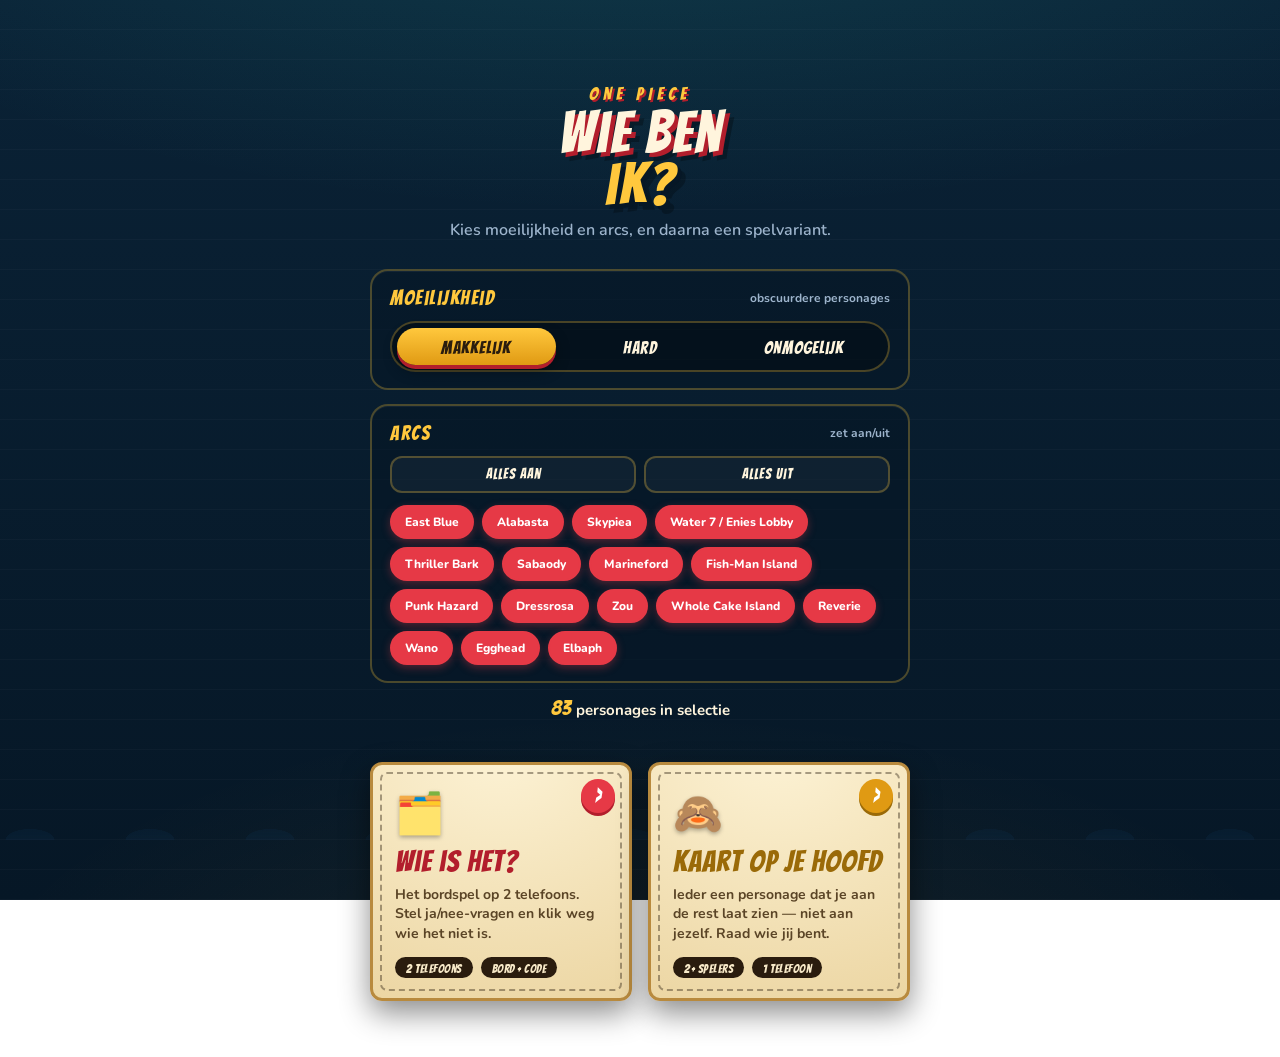
<file: index.html>
<!DOCTYPE html>
<html lang="nl">
<head>
<meta charset="UTF-8">
<meta name="viewport" content="width=device-width, initial-scale=1.0, maximum-scale=1.0, user-scalable=no">
<title>One Piece — Wie ben ik?</title>
<link rel="preconnect" href="https://fonts.googleapis.com">
<link rel="preconnect" href="https://fonts.gstatic.com" crossorigin>
<link href="https://fonts.googleapis.com/css2?family=Bangers&family=Nunito:wght@400;600;700;800;900&display=swap" rel="stylesheet">
<link rel="stylesheet" href="styles.css?v=7">
</head>
<body>

<div class="backbar" id="backbar"><button id="backBtn"><span class="arr">&lsaquo;</span> <span id="backLabel">Terug</span></button></div>

<div class="wrap" style="max-width:760px">

  <!-- KEUZE + FILTERS -->
  <section class="screen active narrow" id="choose">
    <div class="kicker">One Piece</div>
    <h1 style="font-size:clamp(38px,12vw,58px)">Wie ben<span class="imp">ik?</span></h1>
    <p class="sub">Kies moeilijkheid en arcs, en daarna een spelvariant.</p>

    <div class="filter-block">
      <div class="lab">Moeilijkheid <small>obscuurdere personages</small></div>
      <div class="seg" id="diffSeg">
        <button class="on" data-d="m">Makkelijk</button>
        <button data-d="h">Hard</button>
        <button data-d="o">Onmogelijk</button>
      </div>
    </div>

    <div class="filter-block">
      <div class="lab">Arcs <small>zet aan/uit</small></div>
      <div class="arc-tools">
        <button onclick="allArcs(true)">Alles aan</button>
        <button onclick="allArcs(false)">Alles uit</button>
      </div>
      <div class="arcs" id="arcs"></div>
    </div>

    <div class="pool-count" id="poolCount"><b>0</b> personages in selectie</div>
    <div id="filterErr" style="color:var(--red);text-align:center;min-height:18px;margin:-10px 0 14px;font-size:13px"></div>

    <div class="games">
      <a class="game-card accent-blue" onclick="goWieIsHet()" style="cursor:pointer">
        <span class="go">&rsaquo;</span><span class="emoji">🗂️</span>
        <h2>Wie is het?</h2>
        <p>Het bordspel op 2 telefoons. Stel ja/nee-vragen en klik weg wie het niet is.</p>
        <div class="meta"><span class="pill">2 telefoons</span><span class="pill">Bord + code</span></div>
      </a>
      <a class="game-card accent-lime" onclick="goKaart()" style="cursor:pointer">
        <span class="go">&rsaquo;</span><span class="emoji">🙈</span>
        <h2>Kaart op je hoofd</h2>
        <p>Ieder een personage dat je aan de rest laat zien — niet aan jezelf. Raad wie jij bent.</p>
        <div class="meta"><span class="pill">2+ spelers</span><span class="pill">1 telefoon</span></div>
      </a>
    </div>
  </section>

  <!-- WIE IS HET?: lobby -->
  <section class="screen narrow" id="v1lobby">
    <div class="kicker">Wie is het?</div>
    <h1 style="font-size:clamp(34px,10vw,50px)">Samen spelen</h1>
    <p class="sub">Eén speler start en deelt de code; de ander doet mee. <b>Let op:</b> kies bij allebei dezelfde moeilijkheid en arcs, anders verschilt het bord.</p>
    <div class="games">
      <a class="game-card accent-lime" onclick="remoteNew()" style="cursor:pointer">
        <span class="go">&rsaquo;</span><span class="emoji">🆕</span><h2>Nieuw spel</h2><p>Genereer een code en deel 'm.</p>
      </a>
      <a class="game-card accent-blue" onclick="go('v1join'); document.getElementById('gCodeInput').value=''; document.getElementById('gJoinErr').textContent=''" style="cursor:pointer">
        <span class="go">&rsaquo;</span><span class="emoji">🔑</span><h2>Meedoen</h2><p>Voer de code van de ander in.</p>
      </a>
    </div>
  </section>

  <section class="screen narrow" id="v1start">
    <div class="kicker">Nieuw spel</div>
    <h1 style="font-size:clamp(34px,10vw,50px)">Jouw code</h1>
    <p class="sub">Deel deze code met de andere speler (en zorg dat jullie dezelfde moeilijkheid + arcs hebben).</p>
    <div class="code-show" id="gCodeShow">-----</div>
    <button class="btn btn-go" onclick="enterFromShown()">Naar het bord →</button>
    <button class="btn btn-ghost" onclick="document.getElementById('gCodeShow').textContent=genCode(5)">🎲 Andere code</button>
  </section>

  <section class="screen narrow" id="v1join">
    <div class="kicker">Meedoen</div>
    <h1 style="font-size:clamp(34px,10vw,50px)">Code invoeren</h1>
    <p class="sub">Typ de code van de andere speler.</p>
    <input class="code-input" id="gCodeInput" maxlength="6" placeholder="CODE" autocomplete="off" autocapitalize="characters" spellcheck="false"
           oninput="this.value=this.value.toUpperCase().replace(/[^A-Z]/g,'')">
    <div id="gJoinErr" style="color:var(--red);text-align:center;min-height:20px;margin:4px 0 10px;font-size:13px"></div>
    <button class="btn btn-go" onclick="remoteJoin()">Meedoen →</button>
  </section>

  <!-- WIE IS HET?: bord -->
  <section class="screen" id="v1board">
    <div style="text-align:center;margin-bottom:6px"><span class="code-tag" id="boardCodeTag">CODE -----</span></div>
    <div class="pool-count" id="boardFilterNote" style="margin:2px 0 12px"></div>
    <div class="board-bar">
      <span class="count" id="boardCount">— over</span>
      <button class="mini" onclick="enterSelect()">🙋 Zelf kiezen</button>
      <button class="mini" onclick="randomSecret()">🎲 Willekeurig</button>
      <button class="mini" onclick="showSecret()">👁 Mijn kaart</button>
      <button class="mini" onclick="resetBoard()">↺ Reset</button>
    </div>
    <div class="select-hint" id="selectHint">🙋 Tik op het personage dat <b>JIJ</b> bent — de rest even niet kijken!</div>
    <div class="board" id="board"></div>
  </section>

  <!-- KAART OP JE HOOFD: setup -->
  <section class="screen narrow" id="v2setup">
    <div class="kicker">Kaart op je hoofd</div>
    <h1 style="font-size:clamp(34px,10vw,50px)">Spelers</h1>
    <p class="sub">Ieder laat zijn personage aan de rest zien — kijk niet naar je eigen kaart!</p>
    <div class="field">
      <div class="lab">Spelers <small>geef de telefoon door</small></div>
      <div class="stepper">
        <button onclick="bumpV2(-1)">–</button><span class="val" id="v2Val">5</span><button onclick="bumpV2(1)">+</button>
      </div>
    </div>
    <div id="v2err" style="color:var(--red);text-align:center;min-height:18px;margin:2px 0 12px;font-size:13px"></div>
    <button class="btn btn-go" onclick="startV2()">Start 🏴‍☠️</button>
  </section>

  <section class="screen narrow" id="v2pass">
    <div class="kicker">Laat zien</div>
    <div class="turn-name" id="v2passName">Speler 1</div>
    <div class="turn-hint">Houd de telefoon omhoog met het scherm naar de <b>rest</b> — kijk er zelf niet naar!</div>
    <button class="btn btn-go" onclick="showV2Card()">Toon mijn kaart aan de rest 🙈</button>
  </section>

  <section class="screen narrow" id="v2card">
    <div class="show-card">
      <div class="role-tag" id="v2cardWho">Speler 1</div>
      <div class="player" id="v2cardName">—</div>
      <div class="subtag" id="v2cardTags"></div>
      <div class="cat">De rest kijkt en onthoudt. Speler zelf: niet kijken!</div>
    </div>
    <button class="btn btn-go" style="margin-top:18px" onclick="nextV2()">Volgende speler →</button>
  </section>

  <section class="screen narrow" id="v2ask">
    <div class="kicker">Aftrap</div>
    <h1 style="font-size:clamp(34px,10vw,50px)">Vraag maar raak</h1>
    <p class="sub">Iedereen heeft nu elkaars personage gezien — behalve dat van zichzelf. Stel om de beurt ja/nee-vragen en raad welk One Piece-personage jij bent.</p>
    <button class="btn btn-go" onclick="buildV2Reveal(); go('v2reveal')">Onthul alle kaarten</button>
    <button class="btn btn-ghost" onclick="go('choose')">Stoppen</button>
  </section>

  <section class="screen narrow" id="v2reveal">
    <div class="kicker">Onthulling</div>
    <h1 style="font-size:clamp(34px,10vw,50px)">Wie was wie</h1>
    <div class="res-list" id="v2revealList"></div>
    <button class="btn btn-go" onclick="startV2()">Nieuw spel</button>
    <button class="btn btn-ghost" onclick="go('choose')">Andere variant</button>
  </section>

</div>

<!-- geheime-kaart overlay -->
<div class="overlay" id="secretOverlay" onclick="this.classList.remove('show')">
  <div class="inner">
    <div class="show-card">
      <div class="role-tag">Jouw geheime personage</div>
      <div class="player" id="secretName">—</div>
      <div class="subtag" id="secretTags"></div>
      <div class="cat">De tegenstander moet déze raden. Tik om te verbergen.</div>
    </div>
  </div>
</div>

<script src="data-onepiece.js?v=4"></script>
<script>
  /* ---------- filters ---------- */
  let diff='m';
  let arcSet=new Set(OP_ARCS);
  function curPool(){ return getOpPool(diff, arcSet); }
  function refreshCount(){
    const n=curPool().length, el=document.getElementById('poolCount');
    el.innerHTML=`<b>${n}</b> personages in selectie`;
    el.classList.toggle('low', n<12);
  }
  document.getElementById('arcs').innerHTML = OP_ARCS.map(a=>`<span class="arc-chip on" data-arc="${a}">${a}</span>`).join('');
  document.querySelectorAll('#arcs .arc-chip').forEach(ch=>{
    ch.addEventListener('click', ()=>{
      ch.classList.toggle('on'); const a=ch.dataset.arc;
      if(ch.classList.contains('on')) arcSet.add(a); else arcSet.delete(a);
      refreshCount();
    });
  });
  function allArcs(on){
    arcSet = on ? new Set(OP_ARCS) : new Set();
    document.querySelectorAll('#arcs .arc-chip').forEach(ch=>ch.classList.toggle('on', on));
    refreshCount();
  }
  document.getElementById('diffSeg').addEventListener('click',e=>{
    const b=e.target.closest('button'); if(!b) return;
    document.querySelectorAll('#diffSeg button').forEach(x=>x.classList.remove('on'));
    b.classList.add('on'); diff=b.dataset.d; refreshCount();
  });
  function filterNote(){
    const names={m:'Makkelijk',h:'Hard',o:'Onmogelijk'};
    return `${names[diff]} · arcs ${arcSet.size}/${OP_ARCS.length}`;
  }
  // arc (+ optioneel kenmerk 'k') onder een naam tonen
  function tagsHTML(name){
    const c=OP_CHARS.find(x=>x.n===name)||{};
    let h=`<span class="t-arc">${c.a||''}</span>`;
    if(c.k) h+=`<span class="t-k">${c.k}</span>`;
    return h;
  }

  /* ---------- variant 1: Wie is het? ---------- */
  let BOARD=[], gameCode='', secret='', selectMode=false;
  function goWieIsHet(){
    if(curPool().length<12){ document.getElementById('filterErr').textContent='Te weinig personages (min. 12) — kies meer arcs of een hogere moeilijkheid.'; return; }
    document.getElementById('filterErr').textContent=''; go('v1lobby');
  }
  function remoteNew(){ document.getElementById('gCodeShow').textContent=genCode(5); go('v1start'); }
  function enterFromShown(){ buildBoard(document.getElementById('gCodeShow').textContent); go('v1board'); }
  function remoteJoin(){
    const v=document.getElementById('gCodeInput').value.trim();
    if(v.length<4){ document.getElementById('gJoinErr').textContent='Vul een geldige code in (min. 4 letters).'; return; }
    buildBoard(v); go('v1board');
  }
  function buildBoard(code){
    gameCode=String(code).toUpperCase().replace(/[^A-Z]/g,'');
    const pool=curPool(), n=Math.min(24, pool.length);
    BOARD=seededShuffle(pool, gameCode).slice(0, n);
    secret='';
    document.getElementById('boardCodeTag').textContent='CODE '+gameCode;
    document.getElementById('boardFilterNote').textContent=filterNote();
    document.getElementById('board').innerHTML=BOARD.map((nm,i)=>`
      <div class="guess-card" data-i="${i}">
        <div class="avatar" style="background:hsl(${strHash(nm)%360} 45% 26%)">
          <span class="ini">${initials(nm)}</span>
          <img src="images/${slug(nm)}.jpg" alt="" loading="lazy" onerror="this.remove()">
        </div>
        <span class="nm">${nm}</span>
      </div>`).join('');
    document.querySelectorAll('#board .guess-card').forEach(el=>el.addEventListener('click',()=>cardClick(el)));
    updateCount();
  }
  function cardClick(el){
    if(selectMode){ secret=BOARD[+el.dataset.i]; selectMode=false; document.getElementById('selectHint').classList.remove('show'); showSecret(); }
    else { el.classList.toggle('out'); updateCount(); }
  }
  function updateCount(){
    const left=document.querySelectorAll('#board .guess-card:not(.out)').length;
    document.getElementById('boardCount').textContent=`${left} over`;
  }
  function resetBoard(){ document.querySelectorAll('#board .guess-card').forEach(c=>c.classList.remove('out')); updateCount(); }
  function enterSelect(){ selectMode=true; document.getElementById('selectHint').classList.add('show'); window.scrollTo({top:0,behavior:'smooth'}); }
  function randomSecret(){ secret=BOARD[(Math.random()*BOARD.length)|0]; showSecret(); }
  function showSecret(){ if(!secret){ enterSelect(); return; } document.getElementById('secretName').textContent=secret; document.getElementById('secretTags').innerHTML=tagsHTML(secret); document.getElementById('secretOverlay').classList.add('show'); }

  /* ---------- variant 2: kaart op je hoofd ---------- */
  let cfg2={players:5}; let s2={cards:[],idx:0};
  function bumpV2(d){ cfg2.players=Math.min(12,Math.max(2,cfg2.players+d)); document.getElementById('v2Val').textContent=cfg2.players; document.getElementById('v2err').textContent=''; }
  function goKaart(){ document.getElementById('filterErr').textContent=''; go('v2setup'); }
  function startV2(){
    const pool=curPool();
    if(pool.length<cfg2.players){ document.getElementById('v2err').textContent=`Te weinig personages (${pool.length}) voor ${cfg2.players} spelers — kies meer arcs of hogere moeilijkheid.`; return; }
    s2.cards=shuffle(pool).slice(0,cfg2.players); s2.idx=0; prepV2Pass();
  }
  function prepV2Pass(){ document.getElementById('v2passName').textContent=`Speler ${s2.idx+1}`; go('v2pass'); }
  function showV2Card(){ document.getElementById('v2cardWho').textContent=`Speler ${s2.idx+1}`; document.getElementById('v2cardName').textContent=s2.cards[s2.idx]; document.getElementById('v2cardTags').innerHTML=tagsHTML(s2.cards[s2.idx]); go('v2card'); }
  function nextV2(){ s2.idx++; if(s2.idx<s2.cards.length){ prepV2Pass(); } else { go('v2ask'); } }
  function buildV2Reveal(){ document.getElementById('v2revealList').innerHTML=s2.cards.map((n,i)=>{ const c=OP_CHARS.find(x=>x.n===n)||{}; const sub=[c.a,c.k].filter(Boolean).join(' · '); return `<div class="row"><span class="num">${i+1}</span><div class="rowtxt"><span class="nm">${n}</span><span class="rowsub">${sub}</span></div></div>`; }).join(''); }

  /* ---------- navigatie ---------- */
  const BACK={ v1lobby:'choose', v1start:'v1lobby', v1join:'v1lobby', v1board:'v1lobby', v2setup:'choose', v2pass:'choose', v2card:'v2pass', v2ask:'choose', v2reveal:'choose' };
  let currentScreen='choose';
  function go(id){
    document.querySelectorAll('.screen').forEach(s=>s.classList.remove('active'));
    document.getElementById(id).classList.add('active');
    currentScreen=id;
    document.getElementById('backbar').classList.toggle('show', id!=='choose'); // geen terug-knop op de homepage
    window.scrollTo(0,0);
  }
  document.getElementById('backBtn').addEventListener('click', ()=>{ go(BACK[currentScreen]||'choose'); });

  refreshCount();
</script>
</body>
</html>
</file>
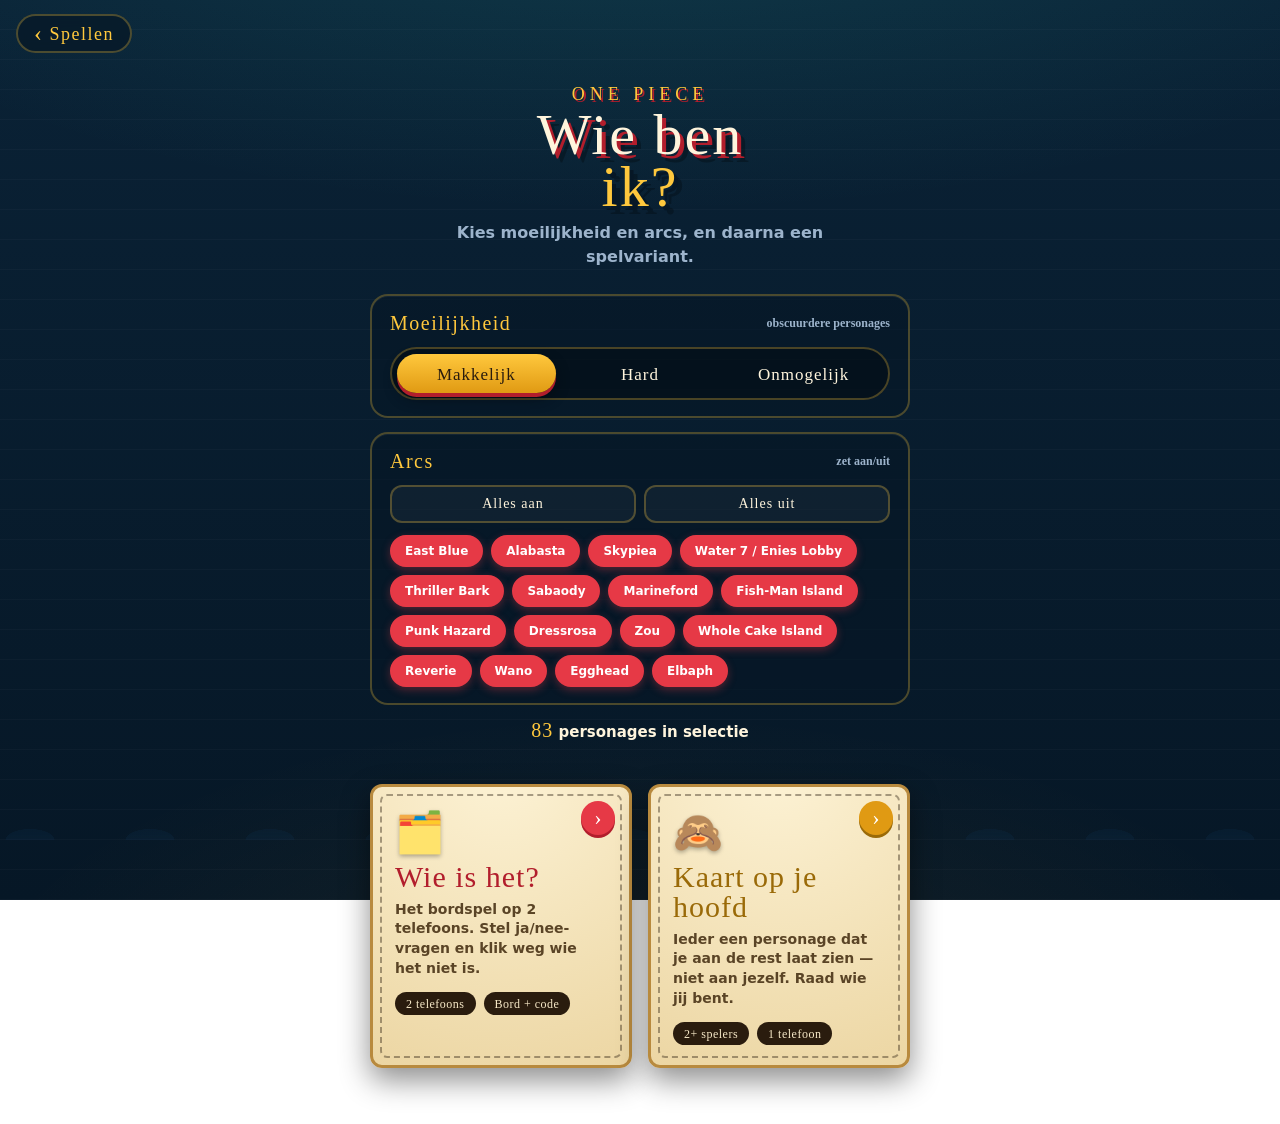
<file: op-wie-ben-ik.html>
<!DOCTYPE html>
<html lang="nl">
<head>
<meta charset="UTF-8">
<meta name="viewport" content="width=device-width, initial-scale=1.0, maximum-scale=1.0, user-scalable=no">
<title>One Piece — Wie ben ik?</title>
<link rel="preconnect" href="https://fonts.googleapis.com">
<link rel="preconnect" href="https://fonts.gstatic.com" crossorigin>
<link href="https://fonts.googleapis.com/css2?family=Anton&family=Sora:wght@400;500;600;700;800&display=swap" rel="stylesheet">
<link rel="stylesheet" href="styles.css?v=4">
</head>
<body>

<div class="backbar show" id="backbar"><button id="backBtn"><span class="arr">&lsaquo;</span> <span id="backLabel">Spellen</span></button></div>

<div class="wrap" style="max-width:760px">

  <!-- KEUZE + FILTERS -->
  <section class="screen active narrow" id="choose">
    <div class="kicker">One Piece</div>
    <h1 style="font-size:clamp(38px,12vw,58px)">Wie ben<span class="imp">ik?</span></h1>
    <p class="sub">Kies moeilijkheid en arcs, en daarna een spelvariant.</p>

    <div class="filter-block">
      <div class="lab">Moeilijkheid <small>obscuurdere personages</small></div>
      <div class="seg" id="diffSeg">
        <button class="on" data-d="m">Makkelijk</button>
        <button data-d="h">Hard</button>
        <button data-d="o">Onmogelijk</button>
      </div>
    </div>

    <div class="filter-block">
      <div class="lab">Arcs <small>zet aan/uit</small></div>
      <div class="arc-tools">
        <button onclick="allArcs(true)">Alles aan</button>
        <button onclick="allArcs(false)">Alles uit</button>
      </div>
      <div class="arcs" id="arcs"></div>
    </div>

    <div class="pool-count" id="poolCount"><b>0</b> personages in selectie</div>
    <div id="filterErr" style="color:var(--red);text-align:center;min-height:18px;margin:-10px 0 14px;font-size:13px"></div>

    <div class="games">
      <a class="game-card accent-blue" onclick="goWieIsHet()" style="cursor:pointer">
        <span class="go">&rsaquo;</span><span class="emoji">🗂️</span>
        <h2>Wie is het?</h2>
        <p>Het bordspel op 2 telefoons. Stel ja/nee-vragen en klik weg wie het niet is.</p>
        <div class="meta"><span class="pill">2 telefoons</span><span class="pill">Bord + code</span></div>
      </a>
      <a class="game-card accent-lime" onclick="goKaart()" style="cursor:pointer">
        <span class="go">&rsaquo;</span><span class="emoji">🙈</span>
        <h2>Kaart op je hoofd</h2>
        <p>Ieder een personage dat je aan de rest laat zien — niet aan jezelf. Raad wie jij bent.</p>
        <div class="meta"><span class="pill">2+ spelers</span><span class="pill">1 telefoon</span></div>
      </a>
    </div>
  </section>

  <!-- WIE IS HET?: lobby -->
  <section class="screen narrow" id="v1lobby">
    <div class="kicker">Wie is het?</div>
    <h1 style="font-size:clamp(34px,10vw,50px)">Samen spelen</h1>
    <p class="sub">Eén speler start en deelt de code; de ander doet mee. <b>Let op:</b> kies bij allebei dezelfde moeilijkheid en arcs, anders verschilt het bord.</p>
    <div class="games">
      <a class="game-card accent-lime" onclick="remoteNew()" style="cursor:pointer">
        <span class="go">&rsaquo;</span><span class="emoji">🆕</span><h2>Nieuw spel</h2><p>Genereer een code en deel 'm.</p>
      </a>
      <a class="game-card accent-blue" onclick="go('v1join'); document.getElementById('gCodeInput').value=''; document.getElementById('gJoinErr').textContent=''" style="cursor:pointer">
        <span class="go">&rsaquo;</span><span class="emoji">🔑</span><h2>Meedoen</h2><p>Voer de code van de ander in.</p>
      </a>
    </div>
  </section>

  <section class="screen narrow" id="v1start">
    <div class="kicker">Nieuw spel</div>
    <h1 style="font-size:clamp(34px,10vw,50px)">Jouw code</h1>
    <p class="sub">Deel deze code met de andere speler (en zorg dat jullie dezelfde moeilijkheid + arcs hebben).</p>
    <div class="code-show" id="gCodeShow">-----</div>
    <button class="btn btn-go" onclick="enterFromShown()">Naar het bord →</button>
    <button class="btn btn-ghost" onclick="document.getElementById('gCodeShow').textContent=genCode(5)">🎲 Andere code</button>
  </section>

  <section class="screen narrow" id="v1join">
    <div class="kicker">Meedoen</div>
    <h1 style="font-size:clamp(34px,10vw,50px)">Code invoeren</h1>
    <p class="sub">Typ de code van de andere speler.</p>
    <input class="code-input" id="gCodeInput" maxlength="6" placeholder="CODE" autocomplete="off" autocapitalize="characters" spellcheck="false"
           oninput="this.value=this.value.toUpperCase().replace(/[^A-Z]/g,'')">
    <div id="gJoinErr" style="color:var(--red);text-align:center;min-height:20px;margin:4px 0 10px;font-size:13px"></div>
    <button class="btn btn-go" onclick="remoteJoin()">Meedoen →</button>
  </section>

  <!-- WIE IS HET?: bord -->
  <section class="screen" id="v1board">
    <div style="text-align:center;margin-bottom:6px"><span class="code-tag" id="boardCodeTag">CODE -----</span></div>
    <div class="pool-count" id="boardFilterNote" style="margin:2px 0 12px"></div>
    <div class="board-bar">
      <span class="count" id="boardCount">— over</span>
      <button class="mini" onclick="enterSelect()">🙋 Zelf kiezen</button>
      <button class="mini" onclick="randomSecret()">🎲 Willekeurig</button>
      <button class="mini" onclick="showSecret()">👁 Mijn kaart</button>
      <button class="mini" onclick="resetBoard()">↺ Reset</button>
    </div>
    <div class="select-hint" id="selectHint">🙋 Tik op het personage dat <b>JIJ</b> bent — de rest even niet kijken!</div>
    <div class="board" id="board"></div>
  </section>

  <!-- KAART OP JE HOOFD: setup -->
  <section class="screen narrow" id="v2setup">
    <div class="kicker">Kaart op je hoofd</div>
    <h1 style="font-size:clamp(34px,10vw,50px)">Spelers</h1>
    <p class="sub">Ieder laat zijn personage aan de rest zien — kijk niet naar je eigen kaart!</p>
    <div class="field">
      <div class="lab">Spelers <small>geef de telefoon door</small></div>
      <div class="stepper">
        <button onclick="bumpV2(-1)">–</button><span class="val" id="v2Val">5</span><button onclick="bumpV2(1)">+</button>
      </div>
    </div>
    <div id="v2err" style="color:var(--red);text-align:center;min-height:18px;margin:2px 0 12px;font-size:13px"></div>
    <button class="btn btn-go" onclick="startV2()">Start 🏴‍☠️</button>
  </section>

  <section class="screen narrow" id="v2pass">
    <div class="kicker">Laat zien</div>
    <div class="turn-name" id="v2passName">Speler 1</div>
    <div class="turn-hint">Houd de telefoon omhoog met het scherm naar de <b>rest</b> — kijk er zelf niet naar!</div>
    <button class="btn btn-go" onclick="showV2Card()">Toon mijn kaart aan de rest 🙈</button>
  </section>

  <section class="screen narrow" id="v2card">
    <div class="show-card">
      <div class="role-tag" id="v2cardWho">Speler 1</div>
      <div class="player" id="v2cardName">—</div>
      <div class="cat">De rest kijkt en onthoudt. Speler zelf: niet kijken!</div>
    </div>
    <button class="btn btn-go" style="margin-top:18px" onclick="nextV2()">Volgende speler →</button>
  </section>

  <section class="screen narrow" id="v2ask">
    <div class="kicker">Aftrap</div>
    <h1 style="font-size:clamp(34px,10vw,50px)">Vraag maar raak</h1>
    <p class="sub">Iedereen heeft nu elkaars personage gezien — behalve dat van zichzelf. Stel om de beurt ja/nee-vragen en raad welk One Piece-personage jij bent.</p>
    <button class="btn btn-go" onclick="buildV2Reveal(); go('v2reveal')">Onthul alle kaarten</button>
    <button class="btn btn-ghost" onclick="go('choose')">Stoppen</button>
  </section>

  <section class="screen narrow" id="v2reveal">
    <div class="kicker">Onthulling</div>
    <h1 style="font-size:clamp(34px,10vw,50px)">Wie was wie</h1>
    <div class="res-list" id="v2revealList"></div>
    <button class="btn btn-go" onclick="startV2()">Nieuw spel</button>
    <button class="btn btn-ghost" onclick="go('choose')">Andere variant</button>
  </section>

</div>

<!-- geheime-kaart overlay -->
<div class="overlay" id="secretOverlay" onclick="this.classList.remove('show')">
  <div class="inner">
    <div class="show-card">
      <div class="role-tag">Jouw geheime personage</div>
      <div class="player" id="secretName">—</div>
      <div class="cat">De tegenstander moet déze raden. Tik om te verbergen.</div>
    </div>
  </div>
</div>

<script src="data-onepiece.js?v=1"></script>
<script>
  /* ---------- filters ---------- */
  let diff='m';
  let arcSet=new Set(OP_ARCS);
  function curPool(){ return getOpPool(diff, arcSet); }
  function refreshCount(){
    const n=curPool().length, el=document.getElementById('poolCount');
    el.innerHTML=`<b>${n}</b> personages in selectie`;
    el.classList.toggle('low', n<12);
  }
  document.getElementById('arcs').innerHTML = OP_ARCS.map(a=>`<span class="arc-chip on" data-arc="${a}">${a}</span>`).join('');
  document.querySelectorAll('#arcs .arc-chip').forEach(ch=>{
    ch.addEventListener('click', ()=>{
      ch.classList.toggle('on'); const a=ch.dataset.arc;
      if(ch.classList.contains('on')) arcSet.add(a); else arcSet.delete(a);
      refreshCount();
    });
  });
  function allArcs(on){
    arcSet = on ? new Set(OP_ARCS) : new Set();
    document.querySelectorAll('#arcs .arc-chip').forEach(ch=>ch.classList.toggle('on', on));
    refreshCount();
  }
  document.getElementById('diffSeg').addEventListener('click',e=>{
    const b=e.target.closest('button'); if(!b) return;
    document.querySelectorAll('#diffSeg button').forEach(x=>x.classList.remove('on'));
    b.classList.add('on'); diff=b.dataset.d; refreshCount();
  });
  function filterNote(){
    const names={m:'Makkelijk',h:'Hard',o:'Onmogelijk'};
    return `${names[diff]} · arcs ${arcSet.size}/${OP_ARCS.length}`;
  }

  /* ---------- variant 1: Wie is het? ---------- */
  let BOARD=[], gameCode='', secret='', selectMode=false;
  function goWieIsHet(){
    if(curPool().length<12){ document.getElementById('filterErr').textContent='Te weinig personages (min. 12) — kies meer arcs of een hogere moeilijkheid.'; return; }
    document.getElementById('filterErr').textContent=''; go('v1lobby');
  }
  function remoteNew(){ document.getElementById('gCodeShow').textContent=genCode(5); go('v1start'); }
  function enterFromShown(){ buildBoard(document.getElementById('gCodeShow').textContent); go('v1board'); }
  function remoteJoin(){
    const v=document.getElementById('gCodeInput').value.trim();
    if(v.length<4){ document.getElementById('gJoinErr').textContent='Vul een geldige code in (min. 4 letters).'; return; }
    buildBoard(v); go('v1board');
  }
  function buildBoard(code){
    gameCode=String(code).toUpperCase().replace(/[^A-Z]/g,'');
    const pool=curPool(), n=Math.min(24, pool.length);
    BOARD=seededShuffle(pool, gameCode).slice(0, n);
    secret='';
    document.getElementById('boardCodeTag').textContent='CODE '+gameCode;
    document.getElementById('boardFilterNote').textContent=filterNote();
    document.getElementById('board').innerHTML=BOARD.map((nm,i)=>`
      <div class="guess-card" data-i="${i}">
        <div class="avatar" style="background:hsl(${strHash(nm)%360} 45% 26%)">
          <span class="ini">${initials(nm)}</span>
          <img src="images/${slug(nm)}.jpg" alt="" loading="lazy" onerror="this.remove()">
        </div>
        <span class="nm">${nm}</span>
      </div>`).join('');
    document.querySelectorAll('#board .guess-card').forEach(el=>el.addEventListener('click',()=>cardClick(el)));
    updateCount();
  }
  function cardClick(el){
    if(selectMode){ secret=BOARD[+el.dataset.i]; selectMode=false; document.getElementById('selectHint').classList.remove('show'); showSecret(); }
    else { el.classList.toggle('out'); updateCount(); }
  }
  function updateCount(){
    const left=document.querySelectorAll('#board .guess-card:not(.out)').length;
    document.getElementById('boardCount').textContent=`${left} over`;
  }
  function resetBoard(){ document.querySelectorAll('#board .guess-card').forEach(c=>c.classList.remove('out')); updateCount(); }
  function enterSelect(){ selectMode=true; document.getElementById('selectHint').classList.add('show'); window.scrollTo({top:0,behavior:'smooth'}); }
  function randomSecret(){ secret=BOARD[(Math.random()*BOARD.length)|0]; showSecret(); }
  function showSecret(){ if(!secret){ enterSelect(); return; } document.getElementById('secretName').textContent=secret; document.getElementById('secretOverlay').classList.add('show'); }

  /* ---------- variant 2: kaart op je hoofd ---------- */
  let cfg2={players:5}; let s2={cards:[],idx:0};
  function bumpV2(d){ cfg2.players=Math.min(12,Math.max(2,cfg2.players+d)); document.getElementById('v2Val').textContent=cfg2.players; document.getElementById('v2err').textContent=''; }
  function goKaart(){ document.getElementById('filterErr').textContent=''; go('v2setup'); }
  function startV2(){
    const pool=curPool();
    if(pool.length<cfg2.players){ document.getElementById('v2err').textContent=`Te weinig personages (${pool.length}) voor ${cfg2.players} spelers — kies meer arcs of hogere moeilijkheid.`; return; }
    s2.cards=shuffle(pool).slice(0,cfg2.players); s2.idx=0; prepV2Pass();
  }
  function prepV2Pass(){ document.getElementById('v2passName').textContent=`Speler ${s2.idx+1}`; go('v2pass'); }
  function showV2Card(){ document.getElementById('v2cardWho').textContent=`Speler ${s2.idx+1}`; document.getElementById('v2cardName').textContent=s2.cards[s2.idx]; go('v2card'); }
  function nextV2(){ s2.idx++; if(s2.idx<s2.cards.length){ prepV2Pass(); } else { go('v2ask'); } }
  function buildV2Reveal(){ document.getElementById('v2revealList').innerHTML=s2.cards.map((n,i)=>`<div class="row"><span class="num">${i+1}</span><span class="nm">${n}</span></div>`).join(''); }

  /* ---------- navigatie ---------- */
  const BACK={ v1lobby:'choose', v1start:'v1lobby', v1join:'v1lobby', v1board:'v1lobby', v2setup:'choose', v2pass:'choose', v2card:'v2pass', v2ask:'choose', v2reveal:'choose' };
  let currentScreen='choose';
  function go(id){
    document.querySelectorAll('.screen').forEach(s=>s.classList.remove('active'));
    document.getElementById(id).classList.add('active');
    currentScreen=id;
    document.getElementById('backLabel').textContent=(id==='choose')?'Spellen':'Terug';
    window.scrollTo(0,0);
  }
  document.getElementById('backBtn').addEventListener('click', ()=>{
    if(currentScreen==='choose'){ window.location.href='index.html'; }
    else { go(BACK[currentScreen]||'choose'); }
  });

  refreshCount();
</script>
</body>
</html>
</file>
<file: styles.css>
/* =====================================================================
   One Piece — piraten/schatkaart-thema (standalone)
   Class-namen identiek aan de voetbalversie, alleen de look is anders.
   ===================================================================== */

:root{
  --sea-0:#061726;      /* diepste zee */
  --sea-1:#0a2236;
  --sea-2:#103352;
  --gold:#ffc83d;
  --gold-deep:#e09a13;
  --red:#e63946;
  --red-deep:#b21e2c;
  --teal:#2ec4b6;
  --parch:#f7e9c8;      /* perkament */
  --parch-2:#ecd6a3;
  --ink:#2a1c0e;        /* donkere inkt op perkament */
  --cream:#fff5dd;
  --muted:#9db4cc;
  --line:rgba(255,200,61,.28);
}

*{box-sizing:border-box;margin:0;padding:0;-webkit-tap-highlight-color:transparent}

body{
  font-family:'Nunito',system-ui,sans-serif;
  color:var(--cream);
  min-height:100vh;
  display:flex;
  flex-direction:column;
  justify-content:flex-start;
  background:
    radial-gradient(130% 70% at 50% -15%, rgba(46,196,182,.16), transparent 55%),
    radial-gradient(90% 60% at 50% 115%, rgba(255,200,61,.07), transparent 60%),
    repeating-linear-gradient(0deg, rgba(255,255,255,.025) 0 1px, transparent 1px 30px),
    linear-gradient(180deg, var(--sea-1) 0%, var(--sea-0) 100%);
  background-attachment:fixed;
  -webkit-font-smoothing:antialiased;
}

/* zachte golf onderaan */
body::after{
  content:"";position:fixed;left:0;right:0;bottom:0;height:120px;pointer-events:none;z-index:0;
  background:
    radial-gradient(40px 18px at 30px 60px, var(--sea-2) 60%, transparent 62%),
    radial-gradient(40px 18px at 90px 80px, var(--sea-2) 60%, transparent 62%);
  background-size:120px 60px;background-repeat:repeat-x;opacity:.5;
  -webkit-mask-image:linear-gradient(180deg,transparent,#000);mask-image:linear-gradient(180deg,transparent,#000);
}

.wrap{width:100%;max-width:760px;margin:auto auto;padding:84px 20px 56px;position:relative;z-index:1}

/* ---------- backbar ---------- */
.backbar{position:fixed;top:0;left:0;right:0;z-index:30;padding:14px 16px;display:none}
.backbar.show{display:block}
.backbar button{
  background:rgba(6,23,38,.7);border:2px solid var(--line);color:var(--gold);
  font-family:'Bangers',cursive;letter-spacing:1.5px;font-size:18px;
  padding:8px 16px 6px;border-radius:30px;cursor:pointer;backdrop-filter:blur(6px);
  display:inline-flex;align-items:center;gap:6px;transition:.15s;
}
.backbar button:hover{background:var(--sea-2);transform:translateX(-2px)}
.backbar .arr{font-size:24px;line-height:1;margin-top:-3px}

/* ---------- screens ---------- */
.screen{display:none;animation:rise .25s ease}
.screen.active{display:block}
.screen.narrow{max-width:540px;margin:0 auto}
@keyframes rise{from{opacity:0;transform:translateY(10px)}to{opacity:1;transform:none}}

/* ---------- hero ---------- */
.kicker{
  font-family:'Bangers',cursive;letter-spacing:5px;font-size:18px;text-transform:uppercase;
  color:var(--gold);text-align:center;margin-bottom:4px;
  text-shadow:2px 2px 0 var(--red-deep);
}
h1{
  font-family:'Bangers',cursive;font-weight:400;text-align:center;line-height:.9;
  font-size:clamp(46px,14vw,72px);letter-spacing:2px;color:var(--cream);
  text-shadow:4px 4px 0 var(--red-deep), 8px 8px 0 rgba(0,0,0,.28);
  margin-bottom:8px;
}
h1 .imp{display:block;color:var(--gold);text-shadow:4px 4px 0 var(--sea-0), 8px 8px 0 rgba(0,0,0,.25)}
.sub{text-align:center;color:var(--muted);font-size:16px;font-weight:600;max-width:440px;margin:0 auto 26px;line-height:1.45}

/* ---------- filter-blokken ---------- */
.filter-block{
  background:rgba(6,23,38,.55);border:2px solid var(--line);border-radius:18px;
  padding:16px 18px;margin-bottom:14px;box-shadow:inset 0 1px 0 rgba(255,255,255,.05);
}
.filter-block .lab{
  font-family:'Bangers',cursive;letter-spacing:1.5px;font-size:20px;color:var(--gold);
  margin-bottom:12px;display:flex;justify-content:space-between;align-items:center;
}
.filter-block .lab small{color:var(--muted);font-family:'Nunito';font-weight:700;font-size:12px;letter-spacing:0}

/* difficulty segmented */
.seg{display:flex;gap:5px;background:rgba(0,0,0,.3);border:2px solid var(--line);border-radius:40px;padding:5px}
.seg button{
  flex:1;border:0;background:transparent;color:var(--cream);cursor:pointer;
  font-family:'Bangers',cursive;letter-spacing:1px;font-size:17px;padding:11px 8px 8px;border-radius:30px;transition:.15s;
}
.seg button.on{
  background:linear-gradient(180deg,var(--gold),var(--gold-deep));color:var(--ink);
  box-shadow:0 4px 0 var(--red-deep),0 6px 14px rgba(0,0,0,.35);
}

.arc-tools{display:flex;gap:8px;margin-bottom:12px}
.arc-tools button{
  flex:1;border:2px solid var(--line);background:rgba(255,255,255,.04);color:var(--cream);
  border-radius:12px;padding:9px;font-family:'Bangers',cursive;letter-spacing:1px;font-size:14px;cursor:pointer;transition:.15s;
}
.arc-tools button:active{transform:scale(.97)}
.arc-tools button:hover{border-color:var(--gold);color:var(--gold)}

.arcs{display:flex;flex-wrap:wrap;gap:8px}
.arc-chip{
  border:2px solid var(--line);background:rgba(255,255,255,.04);color:var(--muted);
  border-radius:30px;padding:7px 13px;font-size:12px;font-weight:800;cursor:pointer;transition:.15s;user-select:none;
}
.arc-chip:hover{border-color:var(--red)}
.arc-chip.on{background:var(--red);border-color:var(--red);color:#fff;box-shadow:0 3px 8px rgba(230,57,70,.35)}

.pool-count{text-align:center;color:var(--cream);font-size:15px;font-weight:700;margin:8px 0 20px}
.pool-count b{color:var(--gold);font-family:'Bangers',cursive;letter-spacing:1px;font-size:20px;font-weight:400}
.pool-count.low b{color:var(--red)}

/* ---------- game-kaarten = wanted posters ---------- */
.games{display:grid;grid-template-columns:repeat(auto-fit,minmax(240px,1fr));gap:16px}
.game-card{
  position:relative;display:block;text-decoration:none;cursor:pointer;overflow:hidden;
  background:radial-gradient(130% 120% at 50% -10%, #fdf3d6, var(--parch-2));
  color:var(--ink);border:3px solid #b88a3e;border-radius:12px;padding:22px 22px 20px;
  box-shadow:0 12px 30px rgba(0,0,0,.45);transition:transform .15s, box-shadow .15s;
}
.game-card::before{content:"";position:absolute;inset:7px;border:2px dashed rgba(42,28,14,.4);border-radius:7px;pointer-events:none}
.game-card:hover{transform:translateY(-4px) rotate(-.4deg);box-shadow:0 18px 40px rgba(0,0,0,.55)}
.game-card .go{
  position:absolute;top:14px;right:14px;width:34px;height:34px;border-radius:50%;
  display:grid;place-items:center;font-family:'Bangers',cursive;font-size:22px;color:#fff;
  background:var(--red);box-shadow:0 3px 0 var(--red-deep);
}
.game-card.accent-lime .go{background:var(--gold-deep);box-shadow:0 3px 0 #9a6a08}
.game-card .emoji{font-size:40px;display:block;margin-bottom:6px;filter:drop-shadow(0 2px 2px rgba(0,0,0,.3))}
.game-card h2{font-family:'Bangers',cursive;font-weight:400;letter-spacing:1px;font-size:30px;line-height:1;color:var(--ink);margin-bottom:8px}
.game-card.accent-blue h2{color:var(--red-deep)}
.game-card.accent-lime h2{color:#9a6a08}
.game-card p{color:#5a4426;font-weight:700;font-size:14px;line-height:1.4;margin-bottom:14px}
.meta{display:flex;flex-wrap:wrap;gap:8px}
.pill{
  font-family:'Bangers',cursive;letter-spacing:.5px;font-size:12px;color:var(--parch);
  background:var(--ink);padding:5px 11px 3px;border-radius:20px;
}

.game-card.soon{opacity:.55;cursor:default;filter:grayscale(.3)}
.game-card.soon:hover{transform:none}

/* ---------- codes ---------- */
.code-show{
  font-family:'Bangers',cursive;letter-spacing:10px;font-size:clamp(46px,16vw,72px);text-align:center;
  color:var(--gold);text-shadow:3px 3px 0 var(--red-deep);margin:18px 0 24px;
  background:rgba(0,0,0,.25);border:2px dashed var(--line);border-radius:16px;padding:18px 10px 12px;
}
.code-tag{
  font-family:'Bangers',cursive;letter-spacing:2px;font-size:18px;color:var(--ink);
  background:var(--gold);padding:7px 16px 4px;border-radius:24px;display:inline-block;box-shadow:0 3px 0 var(--gold-deep);
}
.code-input{
  width:100%;text-align:center;font-family:'Bangers',cursive;letter-spacing:8px;font-size:40px;
  color:var(--ink);background:var(--parch);border:3px solid #b88a3e;border-radius:16px;
  padding:16px;margin:6px 0 12px;text-transform:uppercase;outline:none;
}
.code-input:focus{border-color:var(--gold);box-shadow:0 0 0 4px rgba(255,200,61,.2)}
.code-input::placeholder{color:#b89a6a}

/* ---------- knoppen ---------- */
.btn{
  display:block;width:100%;border:0;cursor:pointer;font-family:'Bangers',cursive;letter-spacing:1.5px;
  font-size:24px;padding:16px 18px 13px;border-radius:40px;margin-top:12px;transition:transform .12s, box-shadow .12s, filter .12s;
}
.btn-go{background:linear-gradient(180deg,var(--gold),var(--gold-deep));color:var(--ink);box-shadow:0 6px 0 var(--red-deep),0 14px 26px rgba(0,0,0,.4)}
.btn-go:hover{filter:brightness(1.1) saturate(1.08);transform:translateY(-3px);box-shadow:0 9px 0 var(--red-deep),0 22px 36px rgba(0,0,0,.5),0 0 0 3px rgba(255,200,61,.3)}
.btn-go:active{transform:translateY(4px);box-shadow:0 2px 0 var(--red-deep),0 6px 12px rgba(0,0,0,.4)}
.btn-ghost{background:transparent;color:var(--cream);border:2px solid var(--line);box-shadow:none}
.btn-ghost:hover{border-color:var(--gold);color:var(--gold)}

.mini{
  border:2px solid var(--line);background:rgba(6,23,38,.6);color:var(--cream);cursor:pointer;
  font-family:'Nunito';font-weight:800;font-size:13px;padding:8px 12px;border-radius:24px;transition:.15s;
}
.mini:hover{border-color:var(--gold);color:var(--gold)}
.mini:active{transform:scale(.96)}

/* ---------- bord (Wie is het?) ---------- */
.board-bar{display:flex;flex-wrap:wrap;gap:8px;align-items:center;justify-content:center;margin:6px 0 14px}
.count{font-family:'Bangers',cursive;letter-spacing:1px;font-size:18px;color:var(--gold);margin-right:auto}
.select-hint{
  display:none;text-align:center;background:var(--gold);color:var(--ink);font-weight:800;
  padding:12px 14px;border-radius:14px;margin-bottom:14px;box-shadow:0 4px 0 var(--gold-deep);
}
.select-hint.show{display:block;animation:rise .2s ease}

.board{display:grid;grid-template-columns:repeat(auto-fill,minmax(96px,1fr));gap:10px}
.guess-card{
  position:relative;background:rgba(6,23,38,.7);border:2px solid var(--line);border-radius:14px;
  padding:10px 6px 8px;display:flex;flex-direction:column;align-items:center;gap:6px;cursor:pointer;transition:.15s;overflow:hidden;
}
.guess-card:hover{border-color:var(--gold);transform:translateY(-2px)}
.guess-card .avatar{
  width:52px;height:52px;border-radius:50%;display:grid;place-items:center;position:relative;overflow:hidden;
  border:3px solid var(--gold);box-shadow:0 2px 8px rgba(0,0,0,.4);
}
.guess-card .avatar .ini{font-family:'Bangers',cursive;font-size:22px;color:var(--cream);letter-spacing:1px}
.guess-card .avatar img{position:absolute;inset:0;width:100%;height:100%;object-fit:cover}
.guess-card .nm{font-size:12px;font-weight:800;text-align:center;line-height:1.15;color:var(--cream)}
.guess-card.out{opacity:.35;filter:grayscale(.8)}
.guess-card.out::after{
  content:"\2715";position:absolute;inset:0;display:grid;place-items:center;
  font-family:'Bangers',cursive;font-size:54px;color:var(--red);text-shadow:0 2px 4px #000;
}

/* ---------- stepper (spelers) ---------- */
.field{background:rgba(6,23,38,.55);border:2px solid var(--line);border-radius:18px;padding:18px}
.field .lab{font-family:'Bangers',cursive;letter-spacing:1px;font-size:20px;color:var(--gold);display:flex;justify-content:space-between;align-items:center;margin-bottom:14px}
.field .lab small{color:var(--muted);font-family:'Nunito';font-weight:700;font-size:12px}
.stepper{display:flex;align-items:center;justify-content:center;gap:22px}
.stepper button{
  width:54px;height:54px;border-radius:50%;border:0;cursor:pointer;font-family:'Bangers',cursive;font-size:30px;
  background:linear-gradient(180deg,var(--gold),var(--gold-deep));color:var(--ink);box-shadow:0 4px 0 var(--red-deep);
}
.stepper button:hover{filter:brightness(1.1);transform:translateY(-3px);box-shadow:0 6px 0 var(--red-deep),0 0 0 3px rgba(255,200,61,.3)}
.stepper button:active{transform:translateY(3px);box-shadow:0 1px 0 var(--red-deep)}
.stepper .val{font-family:'Bangers',cursive;font-size:48px;color:var(--cream);min-width:54px;text-align:center}

/* ---------- pass / kaart tonen ---------- */
.turn-name{font-family:'Bangers',cursive;letter-spacing:1px;font-size:clamp(40px,12vw,60px);text-align:center;color:var(--gold);text-shadow:3px 3px 0 var(--red-deep);margin-bottom:10px}
.turn-hint{text-align:center;color:var(--muted);font-weight:700;font-size:16px;max-width:420px;margin:0 auto 24px;line-height:1.45}

/* wanted-poster kaart */
.show-card{
  position:relative;background:radial-gradient(130% 120% at 50% -10%, #fdf3d6, var(--parch-2));
  color:var(--ink);border:4px solid #b88a3e;border-radius:14px;padding:30px 24px;text-align:center;
  box-shadow:0 16px 40px rgba(0,0,0,.5);
}
.show-card::before{content:"";position:absolute;inset:9px;border:2px dashed rgba(42,28,14,.4);border-radius:8px;pointer-events:none}
.role-tag{
  display:inline-block;font-family:'Bangers',cursive;letter-spacing:3px;font-size:16px;color:#fff;
  background:var(--red);padding:6px 16px 3px;border-radius:6px;transform:rotate(-2deg);box-shadow:0 3px 0 var(--red-deep);margin-bottom:14px;
}
.player{font-family:'Bangers',cursive;font-weight:400;letter-spacing:1px;font-size:clamp(34px,9vw,52px);line-height:1;color:var(--ink);margin:6px 0 12px}
.cat{color:#5a4426;font-weight:700;font-size:14px;line-height:1.4}

/* ---------- onthulling ---------- */
.res-list{display:flex;flex-direction:column;gap:10px;margin:18px 0 8px}
.res-list .row{
  display:flex;align-items:center;gap:14px;background:radial-gradient(130% 140% at 0 0,#fdf3d6,var(--parch-2));
  color:var(--ink);border:2px solid #b88a3e;border-radius:14px;padding:12px 16px;
}
.res-list .num{
  width:34px;height:34px;flex:none;border-radius:50%;display:grid;place-items:center;
  font-family:'Bangers',cursive;font-size:18px;color:var(--ink);
  background:linear-gradient(180deg,var(--gold),var(--gold-deep));box-shadow:0 2px 0 var(--gold-deep);
}
.res-list .nm{font-family:'Bangers',cursive;letter-spacing:.5px;font-size:22px}

/* ---------- overlay (geheime kaart) ---------- */
.overlay{
  display:none;position:fixed;inset:0;z-index:50;background:rgba(3,12,20,.82);backdrop-filter:blur(6px);
  align-items:center;justify-content:center;padding:24px;
}
.overlay.show{display:flex;animation:rise .2s ease}
.overlay .inner{width:100%;max-width:440px}

/* ---------- arc + kenmerk-labels onder een naam ---------- */
.subtag{display:flex;flex-direction:column;gap:3px;align-items:center;margin:-2px 0 12px}
.subtag .t-arc{font-family:'Bangers',cursive;letter-spacing:1px;font-size:17px;color:var(--red-deep)}
.subtag .t-k{font-weight:800;font-size:13px;color:#5a4426}
/* arc/kenmerk in de onthullingslijst */
.res-list .rowtxt{display:flex;flex-direction:column;gap:1px}
.res-list .rowsub{font-weight:800;font-size:12px;color:#7a5a30}
</file>
